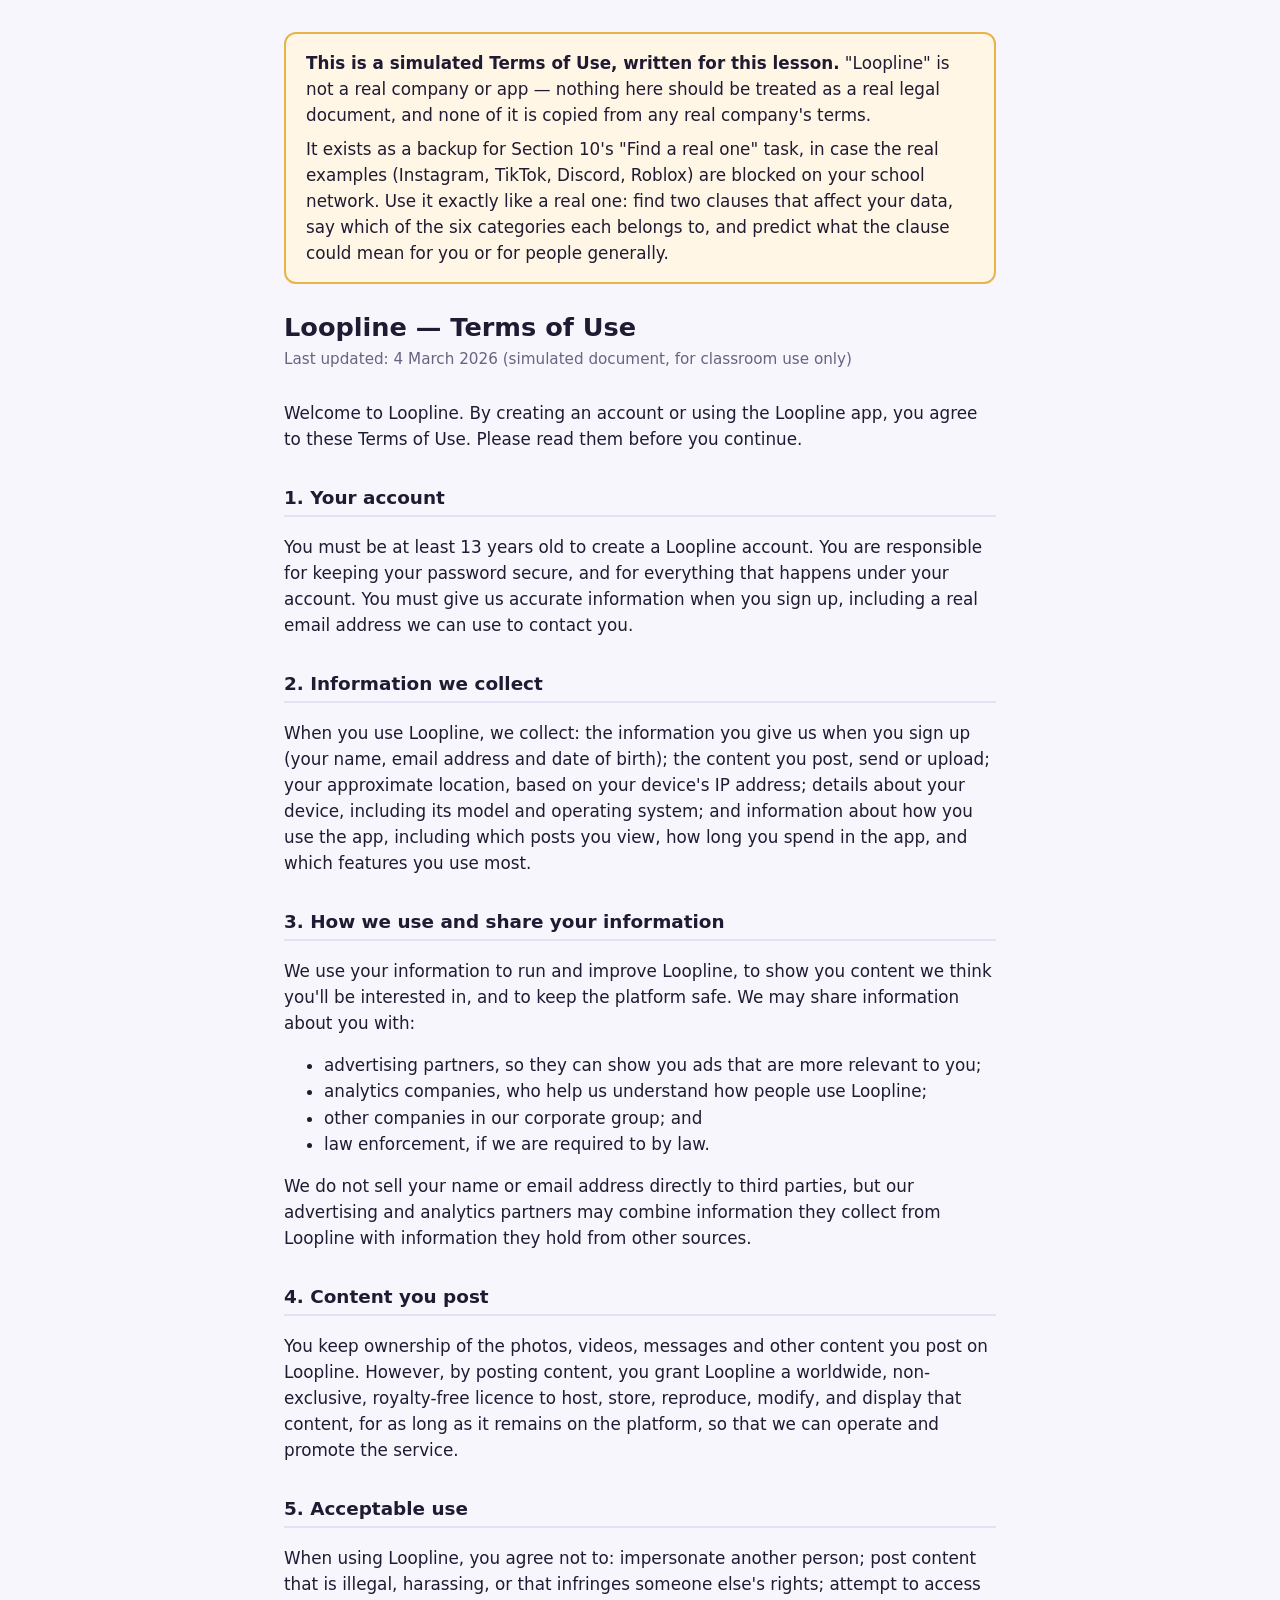
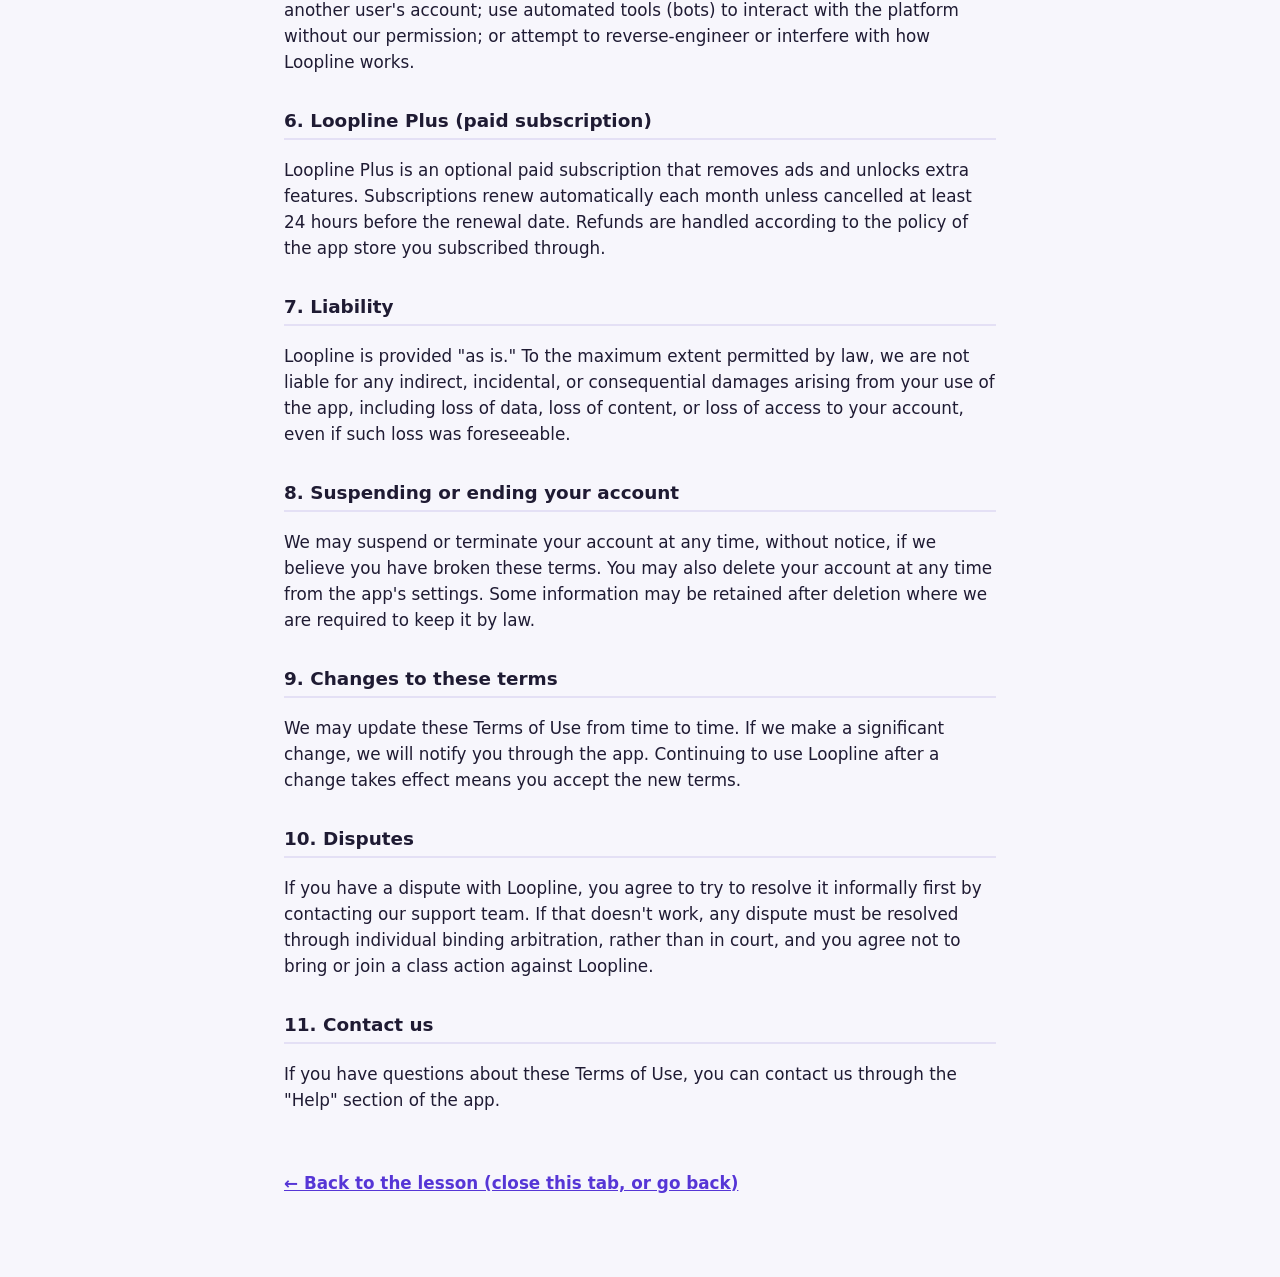
<file: sample-terms-of-use.html>
<!doctype html>
<html lang="en">
<head>
<meta charset="utf-8">
<meta name="viewport" content="width=device-width, initial-scale=1">
<title>Loopline — Terms of Use (Simulated)</title>
<link rel="stylesheet" href="style.css">
<style>
  body { max-width: 760px; margin: 0 auto; padding: 32px 24px 80px; background: var(--bg, #F7F6FC); color: var(--ink, #1B1440); }
  .notice { background: #FFF6E5; border: 2px solid #E8B34A; border-radius: 12px; padding: 16px 20px; margin-bottom: 28px; }
  .notice p { margin: 0 0 8px; }
  .notice p:last-child { margin-bottom: 0; }
  h1 { font-size: 1.6rem; margin-bottom: 4px; }
  .meta { color: #6a6280; margin-top: 0; margin-bottom: 28px; font-size: 0.95rem; }
  h2 { font-size: 1.15rem; border-bottom: 2px solid #E4E0F5; padding-bottom: 6px; margin-top: 34px; }
  p, li { line-height: 1.55; }
  .backlink { display: inline-block; margin-top: 40px; font-weight: 700; }
</style>
</head>
<body>

<div class="notice">
  <p><strong>This is a simulated Terms of Use, written for this lesson.</strong> "Loopline" is not a real company or app — nothing here should be treated as a real legal document, and none of it is copied from any real company's terms.</p>
  <p>It exists as a backup for Section 10's "Find a real one" task, in case the real examples (Instagram, TikTok, Discord, Roblox) are blocked on your school network. Use it exactly like a real one: find two clauses that affect your data, say which of the six categories each belongs to, and predict what the clause could mean for you or for people generally.</p>
</div>

<h1>Loopline — Terms of Use</h1>
<p class="meta">Last updated: 4 March 2026 (simulated document, for classroom use only)</p>

<p>Welcome to Loopline. By creating an account or using the Loopline app, you agree to these Terms of Use. Please read them before you continue.</p>

<h2>1. Your account</h2>
<p>You must be at least 13 years old to create a Loopline account. You are responsible for keeping your password secure, and for everything that happens under your account. You must give us accurate information when you sign up, including a real email address we can use to contact you.</p>

<h2>2. Information we collect</h2>
<p>When you use Loopline, we collect: the information you give us when you sign up (your name, email address and date of birth); the content you post, send or upload; your approximate location, based on your device's IP address; details about your device, including its model and operating system; and information about how you use the app, including which posts you view, how long you spend in the app, and which features you use most.</p>

<h2>3. How we use and share your information</h2>
<p>We use your information to run and improve Loopline, to show you content we think you'll be interested in, and to keep the platform safe. We may share information about you with:</p>
<ul>
  <li>advertising partners, so they can show you ads that are more relevant to you;</li>
  <li>analytics companies, who help us understand how people use Loopline;</li>
  <li>other companies in our corporate group; and</li>
  <li>law enforcement, if we are required to by law.</li>
</ul>
<p>We do not sell your name or email address directly to third parties, but our advertising and analytics partners may combine information they collect from Loopline with information they hold from other sources.</p>

<h2>4. Content you post</h2>
<p>You keep ownership of the photos, videos, messages and other content you post on Loopline. However, by posting content, you grant Loopline a worldwide, non-exclusive, royalty-free licence to host, store, reproduce, modify, and display that content, for as long as it remains on the platform, so that we can operate and promote the service.</p>

<h2>5. Acceptable use</h2>
<p>When using Loopline, you agree not to: impersonate another person; post content that is illegal, harassing, or that infringes someone else's rights; attempt to access another user's account; use automated tools (bots) to interact with the platform without our permission; or attempt to reverse-engineer or interfere with how Loopline works.</p>

<h2>6. Loopline Plus (paid subscription)</h2>
<p>Loopline Plus is an optional paid subscription that removes ads and unlocks extra features. Subscriptions renew automatically each month unless cancelled at least 24 hours before the renewal date. Refunds are handled according to the policy of the app store you subscribed through.</p>

<h2>7. Liability</h2>
<p>Loopline is provided "as is." To the maximum extent permitted by law, we are not liable for any indirect, incidental, or consequential damages arising from your use of the app, including loss of data, loss of content, or loss of access to your account, even if such loss was foreseeable.</p>

<h2>8. Suspending or ending your account</h2>
<p>We may suspend or terminate your account at any time, without notice, if we believe you have broken these terms. You may also delete your account at any time from the app's settings. Some information may be retained after deletion where we are required to keep it by law.</p>

<h2>9. Changes to these terms</h2>
<p>We may update these Terms of Use from time to time. If we make a significant change, we will notify you through the app. Continuing to use Loopline after a change takes effect means you accept the new terms.</p>

<h2>10. Disputes</h2>
<p>If you have a dispute with Loopline, you agree to try to resolve it informally first by contacting our support team. If that doesn't work, any dispute must be resolved through individual binding arbitration, rather than in court, and you agree not to bring or join a class action against Loopline.</p>

<h2>11. Contact us</h2>
<p>If you have questions about these Terms of Use, you can contact us through the "Help" section of the app.</p>

<a class="backlink" href="index.html#section-10">← Back to the lesson (close this tab, or go back)</a>

</body>
</html>
</file>
<file: style.css>
/* =========================================================================
   Lessons 9-10 — Data Compression and Terms of Use/EULA (self-paced site)
   v2 — rebuilt against the v2 content plan. Base shell, palette, progress
   tracker, commit-then-reveal cards, quick-check pattern, localStorage,
   read-aloud buttons and the print-based work summary are structural ports
   from v1 (this file's own predecessor) and, before that, from the
   Lesson 1 Hardware self-paced site. Everything under "NEW WIDGET TYPES"
   below is new for v2: drag-to-order, drag-to-categorise, cloze, multi-
   select, numeric entry, matching, click-the-phrase and streak practice.
   ========================================================================= */

:root {
  --ink-deep: #1B1440;
  --ink-deep-2: #241C57;
  --accent: #7C5CFF;
  --accent-deep: #5636D6;

  --p1: #C9820A;      /* Period 1 — compression (amber) */
  --p1-deep: #8A5900;
  --p1-bg: #FFF6E5;
  --p2: #0E8C7F;      /* Period 2 — terms of use (teal) */
  --p2-deep: #0A6459;
  --p2-bg: #E7F7F4;

  --page: #F7F6FC;
  --surface: #FFFFFF;
  --surface-2: #EFEBFB;
  --ink: #1F1B33;
  --ink-muted: #5B5476;
  --line: #DCD5F0;

  --lossless: #2F7DE1;      --lossless-deep: #1D5FC2;      --lossless-bg: #E8F1FD;
  --lossy: #D6316B;         --lossy-deep: #AD1E52;         --lossy-bg: #FBE5ED;
  --neutral: #6B6485;       --neutral-deep: #4C4666;       --neutral-bg: #EDEBF6;

  --green: #1FAE6B;  --green-deep: #0B6B3A;
  --red: #FF5252;    --red-deep: #8A1F1F;

  --radius: 14px;
  --maxw: 1180px;

  --f-head: 'Baloo 2', 'Segoe UI', system-ui, sans-serif;
  --f-mono: 'JetBrains Mono', ui-monospace, 'Courier New', monospace;
  --f-body: 'Atkinson Hyperlegible', 'Segoe UI', system-ui, sans-serif;
}

* { box-sizing: border-box; }

html { scroll-behavior: smooth; scroll-padding-top: 150px; }

body {
  margin: 0;
  background: var(--page);
  color: var(--ink);
  font-family: var(--f-body);
  font-size: 1.05rem;
  line-height: 1.65;
}

.wrap { max-width: var(--maxw); margin: 0 auto; padding: 0 20px; }

h1, h2, h3, h4 { font-family: var(--f-head); line-height: 1.25; }

a { color: var(--accent-deep); }
a:hover { color: var(--ink-deep); }

.sr-only {
  position: absolute; width: 1px; height: 1px; padding: 0; margin: -1px;
  overflow: hidden; clip: rect(0 0 0 0); white-space: nowrap; border: 0;
}

/* ---------- header ---------- */
.page-header {
  background:
    radial-gradient(circle at 3px 3px, rgba(124, 92, 255, 0.30) 1.5px, transparent 1.5px),
    var(--ink-deep);
  background-size: 32px 32px, auto;
  color: #F1EEFB;
  padding: 34px 0 30px;
  border-bottom: 4px solid var(--accent);
}
.page-header h1 { margin: 6px 0 12px; font-size: 2rem; color: #FFFFFF; }
.eyebrow {
  font-family: var(--f-mono);
  font-size: 0.78rem;
  letter-spacing: 0.09em;
  text-transform: uppercase;
  color: #B7A7FF;
  margin: 0;
}
.subhead { margin: 0 0 10px; color: #D8D2F3; font-size: 1.02rem; }
.subhead:last-child { margin-bottom: 0; }

/* ---------- progress tracker ---------- */
.progress-bar {
  position: sticky; top: 0; z-index: 50;
  background: var(--ink-deep-2);
  border-bottom: 1px solid #3A2F73;
}
.progress-inner { padding-top: 10px; padding-bottom: 10px; }
.progress-label {
  font-family: var(--f-mono); font-size: 0.7rem; letter-spacing: 0.08em;
  text-transform: uppercase; color: #B7A7FF; display: block;
}
.progress-steps {
  list-style: none; display: flex; flex-wrap: wrap; align-items: center; gap: 6px;
  margin: 6px 0 4px; padding: 0;
}
.progress-group-label {
  font-family: var(--f-mono); font-size: 0.68rem; letter-spacing: 0.06em;
  text-transform: uppercase; color: #9F94D6; padding: 3px 4px;
}
.progress-sep {
  width: 1px; align-self: stretch; background: #4A3E86; margin: 0 4px;
}
.progress-steps a {
  display: flex; align-items: center; gap: 7px;
  text-decoration: none; color: #D3CBF3;
  border: 1px solid #4A3E86; border-radius: 999px;
  padding: 3px 11px 3px 5px;
  font-size: 0.82rem;
}
.progress-steps a:hover { border-color: var(--accent); color: #FFFFFF; }
.pnum {
  display: inline-flex; align-items: center; justify-content: center;
  width: 21px; height: 21px; border-radius: 50%;
  background: #4A3E86; color: #FFFFFF;
  font-family: var(--f-mono); font-size: 0.68rem; flex: 0 0 auto;
}
.poptional {
  font-family: var(--f-mono); font-size: 0.62rem; letter-spacing: 0.04em;
  color: #9F94D6; text-transform: uppercase;
}
.progress-steps a.done { border-color: var(--accent); color: #FFFFFF; }
.progress-steps a.done .pnum { background: var(--accent); color: #1B1440; }
.progress-steps a.current { background: #322A66; border-color: var(--accent); color: #FFFFFF; }
.progress-note {
  margin: 0; font-family: var(--f-mono); font-size: 0.72rem; color: #B7A7FF;
  display: inline-block; margin-right: 12px;
}
.btn-tiny { font-size: 0.7rem; padding: 2px 9px; }

@media (max-width: 760px) {
  .pname { display: none; }
  .progress-steps a { padding: 3px 5px; }
  .progress-group-label { width: 100%; }
  .progress-sep { display: none; }
}

/* ---------- sections ---------- */
.section {
  background: var(--surface);
  border: 1px solid var(--line);
  border-radius: var(--radius);
  border-top: 5px solid var(--ink-deep);
  padding: 26px 26px 30px;
  margin: 28px 0;
}
.section.section-done { border-top-color: var(--accent); }
.section h2 { font-size: 1.6rem; margin: 0; color: var(--ink-deep); }
.section h3 { font-size: 1.16rem; margin: 24px 0 8px; color: var(--ink-deep); }
.section h4 { font-size: 1.02rem; margin: 18px 0 8px; color: var(--ink-deep); }
.section-tag {
  font-family: var(--f-mono); font-size: 0.72rem; letter-spacing: 0.1em;
  text-transform: uppercase; color: var(--accent-deep); margin: 0;
}
.graded-tag {
  display: inline-block; font-family: var(--f-mono); font-size: 0.75rem; font-weight: 700;
  letter-spacing: 0.05em; text-transform: uppercase; color: #FFFFFF;
  background: var(--p1-deep); padding: 3px 11px; border-radius: 999px;
}
.graded-tag.p2 { background: var(--p2-deep); }
.optional-tag {
  display: inline-block; font-family: var(--f-mono); font-size: 0.72rem; font-weight: 700;
  letter-spacing: 0.05em; text-transform: uppercase; color: var(--ink-deep);
  background: var(--surface-2); border: 1px solid var(--line); padding: 3px 11px; border-radius: 999px;
}

/* ---------- read-aloud buttons ---------- */
.section-head {
  display: flex; align-items: center; justify-content: space-between;
  gap: 12px; margin: 2px 0 16px;
}
.speak-btn {
  flex: 0 0 auto; width: 36px; height: 36px; padding: 0;
  border-radius: 999px; border: 2px solid var(--accent-deep);
  background: var(--surface); color: var(--accent-deep);
  font-size: 1.05rem; line-height: 1; cursor: pointer;
  display: inline-flex; align-items: center; justify-content: center;
  transition: background-color .12s, color .12s;
}
.speak-btn:hover:not(:disabled) { background: var(--accent-deep); color: #FFFFFF; }
.speak-btn:focus-visible { outline: 3px solid var(--accent-deep); outline-offset: 2px; }
.speak-btn[data-speaking="true"] { background: var(--ink-deep); border-color: var(--ink-deep); color: #FFFFFF; }
.speak-btn:disabled { opacity: 0.4; cursor: not-allowed; }

/* ---------- buttons ---------- */
.btn {
  font-family: var(--f-body); font-weight: 700; font-size: 0.95rem;
  border-radius: 999px; border: 2px solid transparent;
  padding: 9px 20px; cursor: pointer;
  transition: background-color .12s, border-color .12s, color .12s, transform .08s;
}
.btn:active:not(:disabled) { transform: translateY(1px); }
.btn:focus-visible { outline: 3px solid var(--accent-deep); outline-offset: 2px; }
.btn-primary { background: var(--ink-deep); color: #FFFFFF; border-color: var(--ink-deep); }
.btn-primary:hover:not(:disabled) { background: var(--accent-deep); border-color: var(--accent-deep); }
.btn-secondary { background: var(--surface); color: var(--ink-deep); border-color: var(--ink-deep); }
.btn-ghost { background: transparent; color: var(--accent-deep); border-color: var(--line); }
.btn-ghost:hover { border-color: var(--accent-deep); }
.btn-small { font-size: 0.8rem; padding: 5px 13px; }
.btn:disabled { opacity: 0.45; cursor: not-allowed; }
.btn-row { display: flex; gap: 10px; flex-wrap: wrap; align-items: center; margin-top: 10px; }

/* ---------- component-label callout cards ---------- */
.commit-box, .verdict, .key-idea, .quickcheck,
.qc-feedback, .item-feedback, .early-finisher, .note-box,
.reveal-block, .self-check-box, .exemplar-block, .scenario-box, .lesson-panel {
  position: relative;
  border-radius: var(--radius);
  border: 2px solid var(--line);
}
.commit-box::before, .verdict::before, .key-idea::before,
.quickcheck::before, .qc-feedback::before, .item-feedback::before,
.early-finisher::before, .note-box::before, .reveal-block::before,
.self-check-box::before, .exemplar-block::before, .scenario-box::before {
  display: inline-block;
  font-family: var(--f-mono); font-size: 0.66rem; font-weight: 700;
  letter-spacing: 0.05em; text-transform: uppercase;
  padding: 3px 11px; border-radius: 999px; color: #FFFFFF;
  margin-bottom: 10px;
}

/* ---------- section 1: commit box ---------- */
.commit-box { background: var(--surface-2); padding: 18px 20px; }
.commit-box::before { content: 'Your turn'; background: var(--accent-deep); }
.commit-box h3 { margin-top: 0; }
.size-tiles { display: flex; gap: 14px; flex-wrap: wrap; margin: 14px 0; }
.size-tile {
  flex: 1 1 160px; background: var(--surface); border: 2px solid var(--line);
  border-radius: 12px; padding: 14px 16px; text-align: center;
}
.size-tile-label {
  display: block; font-family: var(--f-mono); font-size: 0.75rem;
  letter-spacing: 0.06em; text-transform: uppercase; color: var(--ink-muted);
}
.size-tile-value { display: block; font-family: var(--f-head); font-weight: 800; font-size: 2rem; color: var(--ink-deep); }
textarea, input[type="text"] {
  font-family: var(--f-body); font-size: 1rem;
  padding: 10px; border: 2px solid var(--line); border-radius: 10px;
  background: #FFFFFF; color: var(--ink); resize: vertical;
}
textarea:focus, input[type="text"]:focus, select:focus {
  outline: 3px solid var(--accent-deep); outline-offset: 1px; border-color: var(--accent-deep);
}
.commit-box textarea { width: 100%; margin-bottom: 10px; }
.hint { color: var(--red-deep); font-size: 0.9rem; margin: 8px 0 0; }
.hint-good { color: var(--green-deep); }

.your-answer {
  margin: 18px 0 6px; padding: 12px 16px;
  background: #FFFFFF; border: 1px dashed var(--line); border-radius: var(--radius);
}
.your-answer h4 {
  margin: 0 0 4px; font-family: var(--f-mono); font-size: 0.75rem;
  letter-spacing: 0.08em; text-transform: uppercase; color: var(--ink-muted);
}
.your-answer p { margin: 0; white-space: pre-wrap; }
.unlock-copy { margin: 18px 0 4px; }

/* ---------- hook cards ---------- */
.cards {
  display: grid; grid-template-columns: repeat(auto-fit, minmax(280px, 1fr));
  gap: 16px; margin: 16px 0 4px;
}
.cards.locked { opacity: 0.45; }
.card {
  background: var(--surface); border: 1px solid var(--line);
  border-top: 4px solid var(--ink-deep); border-radius: var(--radius);
  padding: 16px 18px 18px;
}
.card h3 { margin: 0 0 6px; font-size: 1.1rem; color: var(--ink-deep); }
.card-desc { margin: 0 0 10px; color: var(--ink-muted); }
.card-q { font-family: var(--f-mono); font-size: 0.8rem; text-transform: uppercase; letter-spacing: 0.06em; color: var(--ink-muted); margin: 0 0 8px; }
.btn-choice { background: var(--surface); color: var(--ink-deep); border-color: var(--ink-deep); min-width: 76px; }
.btn-choice:hover:not(:disabled) { background: var(--ink-deep); color: #FFFFFF; }
.btn-choice.chosen { background: var(--ink-deep); color: #FFFFFF; }
.hook-card.revealed { border-top-color: var(--accent); }
.hook-card.card-correct { border-top-color: var(--green); }
.hook-card.card-incorrect { border-top-color: var(--red); }
.verdict { margin-top: 14px; padding: 12px 14px; background: #F1EEFB; }
.verdict::before { content: 'Answer'; background: var(--accent-deep); }
.verdict p { margin: 0 0 8px; }
.verdict p:last-child { margin-bottom: 0; }
.verdict-open { font-weight: 700; color: var(--accent-deep); font-family: var(--f-head); }
.hook-card.card-correct .verdict-open { color: var(--green-deep); }
.hook-card.card-incorrect .verdict-open { color: var(--red-deep); }

.key-idea { margin: 20px 0; padding: 16px 18px; background: var(--p1-bg); border-color: #F0DBA6; }
.key-idea::before { content: 'Key idea'; background: var(--p1-deep); }
.key-idea p:first-child { margin-top: 0; }
.key-idea p:last-child { margin-bottom: 0; }
.section-p2 .key-idea, .key-idea.p2 { background: var(--p2-bg); border-color: #A9DED4; }
.section-p2 .key-idea::before, .key-idea.p2::before { background: var(--p2-deep); }

.note-box { margin: 18px 0; padding: 16px 18px; background: var(--p2-bg); border-color: #A9DED4; }
.note-box::before { content: 'Worth knowing'; background: var(--p2-deep); }
.note-box p:first-child { margin-top: 0; }
.note-box p:last-child { margin-bottom: 0; }
.note-box.framing::before { content: 'Read this first'; }

.scenario-box { margin: 18px 0; padding: 16px 18px; background: var(--surface-2); }
.scenario-box::before { content: 'Scenario'; background: var(--accent-deep); }
.scenario-box p:first-child { margin-top: 0; }
.scenario-box p:last-child { margin-bottom: 0; }

/* ---------- learning-intention panel (Sections 1d, 7a) ---------- */
.lesson-panel { margin: 22px 0 6px; padding: 18px 20px; background: var(--surface-2); }
.lesson-panel::before { content: 'What this half is for'; background: var(--ink-deep); }
.lesson-panel h4 { margin-top: 0; }
.li-grid { display: grid; grid-template-columns: 1fr 1fr; gap: 20px; margin-top: 8px; }
@media (max-width: 700px) { .li-grid { grid-template-columns: 1fr; } }
.li-grid ul { margin: 6px 0 0; padding-left: 20px; }
.li-grid li { margin-bottom: 6px; }
.li-note { margin: 14px 0 0; font-size: 0.95rem; color: var(--ink-muted); }

/* ---------- two-column contrast panels ---------- */
.twocol { display: grid; grid-template-columns: 1fr 1fr; gap: 16px; margin: 18px 0 20px; }
@media (max-width: 700px) { .twocol { grid-template-columns: 1fr; } }
.panel {
  background: var(--surface-2); border: 1px solid var(--line);
  border-top: 5px solid var(--ink-deep); border-radius: var(--radius); padding: 16px 18px;
}
.panel h3 { margin-top: 0; }
.panel p { margin: 0 0 10px; }
.panel p:last-child { margin-bottom: 0; }
.panel-lossless { border-top-color: var(--lossless); background: var(--lossless-bg); }
.panel-lossless h3 { color: var(--lossless-deep); }
.panel-lossy { border-top-color: var(--lossy); background: var(--lossy-bg); }
.panel-lossy h3 { color: var(--lossy-deep); }
.panel-a { border-top-color: var(--p2); }
.panel-b { border-top-color: var(--p1); }

.key-phrasing {
  margin: 16px 0; padding: 14px 18px;
  background: var(--surface-2); border: 2px dashed var(--accent);
  border-radius: var(--radius);
}
.key-phrasing p { margin: 0; }

/* ---------- quick checks ---------- */
.quickcheck { margin: 22px 0 6px; padding: 16px 18px; background: var(--surface-2); }
.quickcheck::before { content: 'Quick check'; background: var(--accent-deep); }
.qc-q { margin: 0 0 12px; }
.qc-options { display: flex; flex-wrap: wrap; gap: 8px; }
.btn-option { background: #FFFFFF; color: var(--ink-deep); border-color: var(--ink-deep); }
.btn-option:hover:not(:disabled) { background: var(--ink-deep); color: #FFFFFF; }
.btn-option.picked-correct { background: var(--green); border-color: var(--green-deep); color: #06301B; }
.btn-option.picked-wrong { background: #FFE3E3; border-color: var(--red); color: var(--red-deep); }
.btn-option.picked-neutral { background: var(--neutral-bg); border-color: var(--neutral); color: var(--neutral-deep); }
.qc-feedback { margin: 12px 0 0; padding: 10px 12px 8px; }
.qc-feedback.good { background: #EAFBF1; border-color: #B7EBCB; }
.qc-feedback.good::before { content: 'Correct'; background: var(--green-deep); }
.qc-feedback.bad { background: #FFF0F0; border-color: #F7C6C6; }
.qc-feedback.bad::before { content: 'Have another look'; background: var(--red-deep); }

/* ---------- reference tables ---------- */
.clause-table-wrap, .cmp-table-wrap { overflow-x: auto; margin: 18px 0; }
.clause-table, .cmp-table { width: 100%; border-collapse: collapse; min-width: 480px; }
.clause-table th, .clause-table td, .cmp-table th, .cmp-table td {
  border: 1px solid var(--line); padding: 10px 14px; text-align: left; vertical-align: top;
}
.clause-table th, .cmp-table th { background: var(--surface-2); font-family: var(--f-head); color: var(--ink-deep); }

/* ---------- classify widgets (single-select, per item) ---------- */
.classifier-counter {
  display: inline-block; font-family: var(--f-mono); font-size: 0.85rem;
  background: var(--ink-deep); color: #FFFFFF; padding: 5px 12px; border-radius: 999px;
  margin: 6px 0 16px;
}
.classifier { display: grid; grid-template-columns: repeat(auto-fit, minmax(300px, 1fr)); gap: 16px; }
.classifier-single-col { grid-template-columns: 1fr; }
.classify-item {
  background: var(--surface); border: 2px solid var(--line);
  border-radius: var(--radius); padding: 16px 18px;
}
.classify-item.done-correct { border-color: var(--green); background: #F3FBF6; }
.classify-item.done-wrong { border-color: #F0DBA6; background: #FFFBF3; }
.classify-item.done-neutral { border-color: var(--neutral); background: var(--neutral-bg); }
.classify-item h3 { margin: 0 0 6px; font-size: 1.1rem; color: var(--ink-deep); }
.classify-desc { margin: 0 0 12px; color: var(--ink-muted); }
.classify-clause-text { margin: 0 0 12px; padding: 10px 12px; background: var(--surface-2); border-radius: 10px; font-style: italic; }
.classify-options { display: flex; flex-wrap: wrap; gap: 8px; margin-bottom: 12px; }
.btn-option[aria-pressed="true"] { background: var(--ink-deep); color: #FFFFFF; }
.btn-option[aria-pressed="true"].picked-correct { background: var(--green); border-color: var(--green-deep); color: #06301B; }
.btn-option[aria-pressed="true"].picked-wrong { background: #FFE3E3; border-color: var(--red); color: var(--red-deep); }
.btn-option[aria-pressed="true"].picked-neutral { background: var(--neutral); border-color: var(--neutral-deep); color: #FFFFFF; }
.item-feedback { margin: 12px 0 0; padding: 12px 14px 10px; }
.item-feedback.good { background: #EAFBF1; border-color: #B7EBCB; }
.item-feedback.good::before { content: 'Correct'; background: var(--green-deep); }
.item-feedback.bad { background: #FFF8EC; border-color: #F0DBA6; }
.item-feedback.bad::before { content: 'Have another look'; background: var(--p1-deep); }
.item-feedback.neutral { background: var(--neutral-bg); border-color: var(--neutral); }
.item-feedback.neutral::before { content: attr(data-label); background: var(--neutral-deep); }
.item-feedback p { margin: 0 0 8px; }
.item-feedback p:last-child { margin-bottom: 0; }
.item-feedback .fb-head { font-family: var(--f-head); font-weight: 700; display: block; margin-bottom: 6px; }
.item-feedback.good .fb-head { color: var(--green-deep); }
.item-feedback.bad .fb-head { color: var(--p1-deep); }
.item-feedback.neutral .fb-head { color: var(--neutral-deep); }

/* ================================================================
   NEW WIDGET TYPES (v2)
   ================================================================ */

/* ---------- typed-answer / numeric-entry items ---------- */
.typed-item {
  background: var(--surface); border: 2px solid var(--line);
  border-radius: var(--radius); padding: 16px 18px; margin: 16px 0;
}
.typed-item.done-correct { border-color: var(--green); background: #F3FBF6; }
.typed-item.done-wrong { border-color: #F0DBA6; background: #FFFBF3; }
.typed-row { display: flex; gap: 10px; flex-wrap: wrap; align-items: center; margin: 10px 0; }
.typed-row input[type="text"] { flex: 1 1 220px; min-width: 140px; }
.typed-row input.numeric-input { max-width: 200px; }
.mono-row { font-family: var(--f-mono); font-size: 1.15rem; background: var(--surface-2); padding: 10px 14px; border-radius: 10px; margin: 10px 0; letter-spacing: 0.03em; }

/* ---------- drag-to-order widget ---------- */
.order-widget { margin: 16px 0; }
.order-list { list-style: none; margin: 10px 0; padding: 0; display: flex; flex-direction: column; gap: 8px; max-width: 640px; }
.order-item {
  display: flex; align-items: center; gap: 10px;
  background: var(--surface); border: 2px solid var(--line); border-radius: 12px;
  padding: 10px 14px; cursor: grab;
}
.order-item.dragging { opacity: 0.5; }
.order-item.drag-over { border-color: var(--accent); }
.order-item .order-handle { color: var(--ink-muted); font-family: var(--f-mono); font-size: 0.9rem; flex: 0 0 auto; }
.order-item .order-body { flex: 1 1 auto; }
.order-item .order-label { font-weight: 700; color: var(--ink-deep); display: block; }
.order-item .order-sub { color: var(--ink-muted); font-size: 0.9rem; }
.order-item .order-updown { display: flex; flex-direction: column; gap: 2px; flex: 0 0 auto; }
.order-item .order-updown button { width: 30px; height: 26px; padding: 0; font-size: 0.85rem; }
.order-feedback { margin: 12px 0 0; padding: 12px 14px 10px; max-width: 700px; }
.order-feedback.good { background: #EAFBF1; border: 2px solid #B7EBCB; border-radius: var(--radius); }
.order-feedback.good::before { content: 'Correct'; display: inline-block; font-family: var(--f-mono); font-size: 0.66rem; font-weight: 700; letter-spacing: 0.05em; text-transform: uppercase; padding: 3px 11px; border-radius: 999px; color: #fff; background: var(--green-deep); margin-bottom: 8px; }
.order-feedback.bad { background: #FFF8EC; border: 2px solid #F0DBA6; border-radius: var(--radius); }
.order-feedback.bad::before { content: 'Have another look'; display: inline-block; font-family: var(--f-mono); font-size: 0.66rem; font-weight: 700; letter-spacing: 0.05em; text-transform: uppercase; padding: 3px 11px; border-radius: 999px; color: #fff; background: var(--p1-deep); margin-bottom: 8px; }

/* ---------- drag-to-categorise widget ---------- */
.categorise-widget { margin: 16px 0; }
.cat-tray {
  display: flex; flex-wrap: wrap; gap: 10px; padding: 14px;
  background: var(--surface-2); border: 2px dashed var(--line); border-radius: var(--radius);
  min-height: 60px; margin-bottom: 16px;
}
.cat-chip {
  background: var(--surface); border: 2px solid var(--ink-deep); border-radius: 12px;
  padding: 10px 12px; cursor: grab; min-width: 150px;
}
.cat-chip.dragging { opacity: 0.5; }
.cat-chip .chip-name { font-weight: 800; color: var(--ink-deep); display: block; font-family: var(--f-head); }
.cat-chip .chip-desc { color: var(--ink-muted); font-size: 0.87rem; display: block; margin: 2px 0 8px; }
.chip-bin-btns { display: flex; flex-wrap: wrap; gap: 4px; }
.chip-bin-btns button { font-size: 0.72rem; padding: 3px 8px; }
.cat-bins { display: grid; grid-template-columns: repeat(3, 1fr); gap: 14px; }
@media (max-width: 700px) { .cat-bins { grid-template-columns: 1fr; } }
.cat-bin {
  background: var(--surface); border: 2px dashed var(--line); border-radius: var(--radius);
  padding: 12px; min-height: 90px;
}
.cat-bin.drag-over { border-color: var(--accent); background: var(--surface-2); }
.cat-bin-label { font-family: var(--f-head); font-weight: 800; color: var(--ink-deep); display: block; }
.cat-bin-sub { font-size: 0.82rem; color: var(--ink-muted); display: block; margin-bottom: 8px; }
.cat-bin .cat-chip { width: 100%; margin-bottom: 8px; }
.cat-chip.chip-correct { border-color: var(--green); background: #F3FBF6; }
.cat-chip.chip-wrong { border-color: var(--red); background: #FFF0F0; }
.cat-chip.chip-neutral-good { border-color: var(--neutral); background: var(--neutral-bg); }
.chip-state-label { display: inline-block; font-family: var(--f-mono); font-size: 0.66rem; font-weight: 700; text-transform: uppercase; letter-spacing: 0.04em; padding: 2px 8px; border-radius: 999px; margin-top: 6px; }
.chip-correct .chip-state-label { background: var(--green); color: #06301B; }
.chip-wrong .chip-state-label { background: #FFE3E3; color: var(--red-deep); }
.chip-neutral-good .chip-state-label { background: var(--neutral); color: #fff; }
.cat-feedback-list { margin-top: 16px; display: flex; flex-direction: column; gap: 10px; }
.cat-feedback-item { padding: 10px 14px; border-radius: 10px; background: var(--surface-2); }
.cat-feedback-item p { margin: 0; }
.cat-feedback-item strong.fb-name { color: var(--ink-deep); }

/* ---------- cloze widget ---------- */
.cloze-widget { margin: 16px 0; }
.wordbank-display { display: flex; flex-wrap: wrap; gap: 8px; margin: 10px 0 16px; }
.wordbank-chip {
  font-family: var(--f-mono); background: var(--surface); border: 1px solid var(--line);
  border-radius: 8px; padding: 4px 10px; font-size: 0.9rem;
}
.cloze-sentence { font-size: 1.08rem; line-height: 2.4; }
.cloze-select {
  font-family: var(--f-body); font-weight: 700; padding: 5px 8px; border: 2px solid var(--accent-deep);
  border-radius: 8px; background: #FFF; color: var(--ink-deep); margin: 0 2px;
}
.cloze-select.blank-correct { border-color: var(--green-deep); background: #EAFBF1; }
.cloze-select.blank-wrong { border-color: var(--red); background: #FFF0F0; }
.cloze-notes { margin: 14px 0 0; display: flex; flex-direction: column; gap: 8px; }
.cloze-note { padding: 8px 12px; border-radius: 10px; background: var(--surface-2); font-size: 0.95rem; }
.cloze-note.ok { background: #EAFBF1; }
.cloze-note.bad { background: #FFF8EC; }

/* ---------- multi-select widget ---------- */
.ms-widget { margin: 16px 0; }
.ms-list { list-style: none; margin: 10px 0; padding: 0; display: flex; flex-direction: column; gap: 8px; }
.ms-option-row { display: flex; align-items: flex-start; gap: 10px; }
.ms-toggle {
  flex: 0 0 auto; width: 30px; height: 30px; border-radius: 8px; border: 2px solid var(--ink-deep);
  background: #fff; cursor: pointer; font-weight: 800; color: var(--ink-deep);
}
.ms-toggle[aria-pressed="true"] { background: var(--ink-deep); color: #fff; }
.ms-option-text { flex: 1 1 auto; padding-top: 3px; }
.ms-note { margin: 4px 0 0 40px; padding: 6px 10px; border-radius: 8px; font-size: 0.92rem; }
.ms-note.true-selected, .ms-note.true-unselected { background: #EAFBF1; }
.ms-note.false-selected { background: #FFF0F0; }
.ms-note.false-unselected { background: var(--surface-2); }
.ms-note.correct { background: #EAFBF1; }
.ms-note.incorrect { background: #FFF0F0; }
.ms-result { margin: 14px 0 0; padding: 10px 14px; border-radius: var(--radius); font-weight: 700; }
.ms-result.good { background: #EAFBF1; color: var(--green-deep); }
.ms-result.bad { background: #FFF8EC; color: var(--p1-deep); }

/* ---------- matching widget (Section 8) ---------- */
.match-tray { display: flex; flex-wrap: wrap; gap: 8px; margin: 12px 0 18px; }
.match-chip {
  background: var(--surface); border: 2px solid var(--ink-deep); border-radius: 999px;
  padding: 6px 14px; font-weight: 700; color: var(--ink-deep); cursor: grab;
}
.match-chip.used { opacity: 0.4; cursor: not-allowed; text-decoration: line-through; }
.match-cards { display: flex; flex-direction: column; gap: 14px; }
.match-card { background: var(--surface); border: 2px solid var(--line); border-radius: var(--radius); padding: 14px 16px; }
.match-card.drag-over { border-color: var(--accent); }
.match-card-text { font-style: italic; margin: 0 0 10px; }
.match-controls { display: flex; align-items: center; gap: 10px; flex-wrap: wrap; }
.match-dropzone {
  min-width: 180px; min-height: 34px; border: 2px dashed var(--line); border-radius: 10px;
  display: flex; align-items: center; padding: 4px 10px; font-size: 0.9rem; color: var(--ink-muted);
}
.match-select { padding: 6px 8px; border: 2px solid var(--ink-deep); border-radius: 8px; font-family: var(--f-body); font-weight: 700; }
.match-hint { font-size: 0.85rem; color: var(--ink-muted); margin: 4px 0 0; }
.match-card.done-correct { border-color: var(--green); background: #F3FBF6; }
.match-card.done-wrong { border-color: #F0DBA6; background: #FFFBF3; }
.match-counter { display: inline-block; font-family: var(--f-mono); font-size: 0.85rem; background: var(--ink-deep); color: #fff; padding: 5px 12px; border-radius: 999px; margin: 6px 0 16px; }

/* ---------- click-the-phrase widget (Section 9a) ---------- */
.phrase-widget { margin: 18px 0; padding: 16px 18px; background: var(--surface); border: 2px solid var(--line); border-radius: var(--radius); }
.phrase-clause { font-size: 1.05rem; line-height: 2; }
.phrase-btn {
  background: var(--surface-2); border: 1px solid var(--line); border-radius: 6px;
  padding: 2px 5px; margin: 0 1px; cursor: pointer; font: inherit; color: inherit;
}
.phrase-btn:hover { border-color: var(--accent-deep); }
.phrase-btn[aria-pressed="true"] { background: var(--accent); color: #fff; border-color: var(--accent-deep); }
.phrase-btn.correct-phrase { background: var(--green); color: #06301B; border-color: var(--green-deep); }
.phrase-btn.wrong-phrase { background: #FFE3E3; color: var(--red-deep); border-color: var(--red); }
.phrase-item.done-correct { border-color: var(--green); }
.phrase-item.done-wrong { border-color: #F0DBA6; }

/* ---------- streak practice widget (Section 9b) ---------- */
.streak-widget { margin: 16px 0; padding: 18px; background: var(--surface-2); border-radius: var(--radius); }
.streak-display { display: flex; align-items: baseline; gap: 10px; margin-bottom: 4px; }
.streak-count { font-family: var(--f-head); font-weight: 800; font-size: 1.6rem; color: var(--p2-deep); }
.streak-sub { color: var(--ink-muted); font-size: 0.9rem; }
.streak-card { background: var(--surface); border: 2px solid var(--line); border-radius: var(--radius); padding: 16px 18px; margin-top: 12px; }
.streak-clause-text { font-style: italic; margin: 0 0 12px; }
.streak-options { display: flex; flex-wrap: wrap; gap: 8px; margin-bottom: 12px; }
.streak-progress { font-family: var(--f-mono); font-size: 0.82rem; color: var(--ink-muted); margin-top: 10px; }
.streak-done-box { padding: 14px 16px; background: #EAFBF1; border-radius: var(--radius); font-weight: 700; color: var(--green-deep); }

/* ---------- self-check ticks ---------- */
.self-check-box { margin: 16px 0; padding: 16px 18px; background: var(--surface-2); }
.self-check-box::before { content: 'Check yourself — honestly'; background: var(--accent-deep); }
.self-check-list { list-style: none; margin: 8px 0 0; padding: 0; display: flex; flex-direction: column; gap: 10px; }
.self-check-list li { display: flex; align-items: flex-start; gap: 10px; }
.self-check-list input[type="checkbox"] { margin-top: 4px; width: 18px; height: 18px; flex: 0 0 auto; }

/* ---------- reveal blocks (model answers, exemplars) ----------
   Text is deliberately not selectable/copyable — these are worked model
   answers a student should read and rephrase, not paste into their own
   response. This is a soft deterrent (view-source and screen readers are
   unaffected), not a security control. */
.reveal-block, .exemplar-block { -webkit-user-select: none; user-select: none; }
.reveal-block { margin: 16px 0; padding: 16px 18px; background: #F1EEFB; }
.reveal-block::before { content: 'Model answer'; background: var(--accent-deep); }
.exemplar-block { margin: 12px 0; padding: 16px 18px; background: #F1EEFB; }
.exemplar-block::before { content: 'Model answer'; background: var(--accent-deep); }
.exemplar-grid { display: grid; grid-template-columns: 1fr 1fr; gap: 16px; }
@media (max-width: 700px) { .exemplar-grid { grid-template-columns: 1fr; } }

/* ---------- fields (Section 10, 11b) ---------- */
.field-label { display: block; font-weight: 700; margin: 14px 0 6px; }
.helper-copy { color: var(--ink-muted); margin: 6px 0; }
.field-input, .field-textarea { width: 100%; margin-bottom: 6px; }
.backup-links { padding-left: 18px; }
.backup-links li { margin-bottom: 6px; }
.copy-text {
  font-family: var(--f-mono); background: var(--surface); border: 1px solid var(--line);
  border-radius: 6px; padding: 1px 6px; cursor: pointer;
}
.copy-text:hover, .copy-text:focus-visible { border-color: var(--accent-deep); outline: none; }
.copy-hint { font-size: 0.88rem; color: var(--green-deep); margin: 6px 0 0; }

/* ---------- video embed (Section 3a) ---------- */
.video-block { margin: 18px 0; }
.video-thumb-link { display: inline-block; position: relative; max-width: 480px; border-radius: var(--radius); overflow: hidden; border: 2px solid var(--line); }
.video-thumb-link img { display: block; width: 100%; height: auto; }
.video-play-badge {
  position: absolute; top: 50%; left: 50%; transform: translate(-50%, -50%);
  width: 64px; height: 64px; border-radius: 50%; background: rgba(27,20,64,0.85);
  color: #fff; display: flex; align-items: center; justify-content: center; font-size: 1.6rem;
}
.video-caption { font-size: 0.88rem; color: var(--ink-muted); margin: 8px 0 0; }
.video-link-caption { font-size: 0.9rem; margin: 4px 0 0; }
.video-fallback { margin: 14px 0; padding: 14px 18px; background: var(--p1-bg); border: 2px solid #F0DBA6; border-radius: var(--radius); }

.mechanism-box { margin: 16px 0; padding: 18px 20px; background: var(--surface-2); border-radius: var(--radius); }
.mechanism-box h4 { margin-top: 0; }
.mechanism-box p { margin: 0 0 12px; }
.mechanism-box p:last-child { margin-bottom: 0; }

/* ---------- excerpt / word bank ---------- */
.excerpt {
  margin: 18px 0; padding: 16px 20px;
  background: var(--surface-2); border-left: 5px solid var(--p2);
  border-radius: 0 var(--radius) var(--radius) 0;
}
.excerpt-title { margin-top: 0; }
.excerpt ol { margin: 8px 0 0; padding-left: 22px; }
.excerpt li { margin-bottom: 8px; }

/* ---------- period divider ---------- */
.period-divider {
  background: linear-gradient(135deg, var(--p1-bg), var(--p2-bg));
  border-top: 4px solid var(--p1); border-bottom: 4px solid var(--p2);
  padding: 26px 0; margin: 34px 0;
}
.divider-title { font-family: var(--f-head); font-weight: 800; font-size: 1.3rem; color: var(--ink-deep); margin: 0 0 10px; }
.period-divider p { margin: 8px 0; }
.period-divider p:last-child { margin-bottom: 0; }

/* ---------- section 12 ---------- */
.next-steps { padding-left: 22px; }
.next-steps li { margin-bottom: 10px; }
.early-finisher { margin-top: 20px; padding: 16px 18px; background: var(--p1-bg); border-color: #F0DBA6; }
.early-finisher::before { content: 'Bonus'; background: var(--p1-deep); }
.early-finisher p:first-child { margin-top: 0; }

/* ---------- work summary ---------- */
.summary-panel {
  position: relative; border-radius: var(--radius); border: 2px solid var(--line);
  background: var(--surface-2); padding: 18px 20px; margin-top: 26px;
}
.summary-panel::before {
  display: inline-block; font-family: var(--f-mono); font-size: 0.66rem; font-weight: 700;
  letter-spacing: 0.05em; text-transform: uppercase; padding: 3px 11px; border-radius: 999px;
  color: #FFFFFF; margin-bottom: 10px; content: 'Keep this'; background: var(--accent-deep);
}
.summary-panel h3 { margin-top: 0; }
.summary-fields { display: flex; gap: 16px; flex-wrap: wrap; margin: 10px 0 14px; }
.summary-fields label {
  display: flex; flex-direction: column; gap: 4px; font-family: var(--f-mono); font-size: 0.75rem;
  letter-spacing: 0.05em; text-transform: uppercase; color: var(--ink-muted); flex: 1 1 200px;
}
.summary-fields input {
  font-family: var(--f-body); font-size: 1rem; text-transform: none; letter-spacing: normal;
  padding: 8px 10px; border: 2px solid var(--line); border-radius: 10px; background: #FFFFFF; color: var(--ink);
}
.summary-content { margin-top: 16px; padding: 14px 16px; background: #FFFFFF; border: 1px dashed var(--line); border-radius: var(--radius); }
.summary-content h4 { margin: 0 0 4px; }
.summary-content h5 { margin: 18px 0 6px; font-size: 1rem; }
.summary-content h5:first-of-type { margin-top: 6px; }
.summary-meta { font-family: var(--f-mono); font-size: 0.8rem; color: var(--ink-muted); margin: 0 0 4px; }
.summary-content .graded-heading-1 { color: var(--p1-deep); }
.summary-content .graded-heading-2 { color: var(--p2-deep); }
.summary-content .extended-heading { color: var(--accent-deep); border-top: 2px dashed var(--accent); padding-top: 12px; }
.summary-list { margin: 0; padding-left: 20px; }
.summary-list li { margin-bottom: 4px; }
.summary-subnote { margin: 4px 0 0 0; color: var(--ink-muted); }
.summary-footer-note { font-size: 0.9rem; color: var(--ink-muted); margin: 18px 0 0; font-weight: 700; }
.summary-warning { background: #FFF0F0; border: 2px solid var(--red); border-radius: var(--radius); padding: 10px 14px; margin: 8px 0 12px; }

/* Everything except the summary panel is hidden when printing.
   `display: none` (not `visibility: hidden`) on every other section — a hidden-but-
   still-in-flow page this long produced dozens of blank pages, since visibility alone
   doesn't remove an element's layout height, only its paint. */
@media print {
  .page-header, .progress-bar, .page-footer, .period-divider, #summary-print-btn { display: none !important; }
  .section { display: none !important; }
  .section[data-section="12"] { display: block !important; }
  .section[data-section="12"] > *:not(.summary-panel) { display: none !important; }
  .summary-panel { border: none; background: none; padding: 0; margin: 0; }
  .summary-panel::before { display: none; }
  .summary-fields { display: none; }
}

/* ---------- footer ---------- */
.page-footer { background: var(--ink-deep); color: #B7A7FF; padding: 22px 0; margin-top: 34px; font-size: 0.88rem; }
.page-footer p { margin: 0; }
.page-footer .page-version { margin-top: 8px; opacity: 0.6; font-size: 0.8rem; }

@media (prefers-reduced-motion: reduce) {
  html { scroll-behavior: auto; }
  * { transition: none !important; animation: none !important; }
}
</file>
